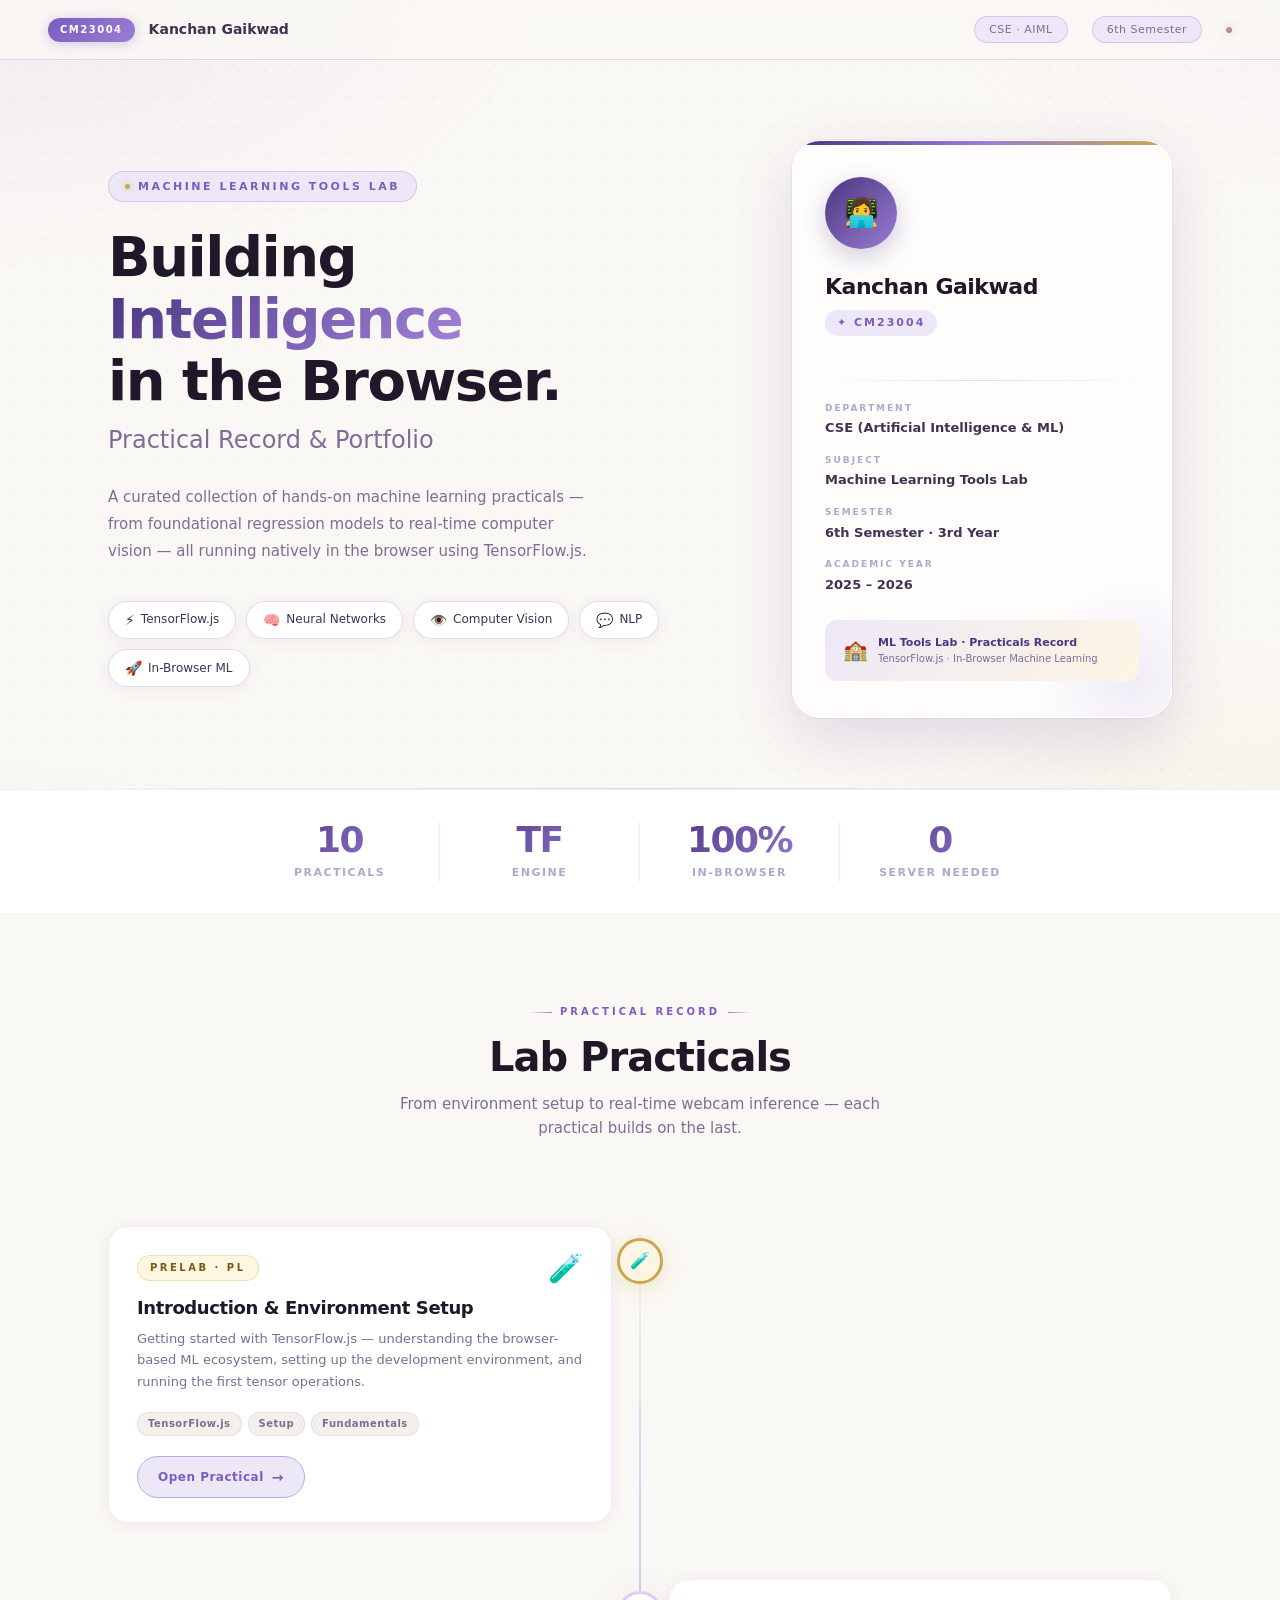
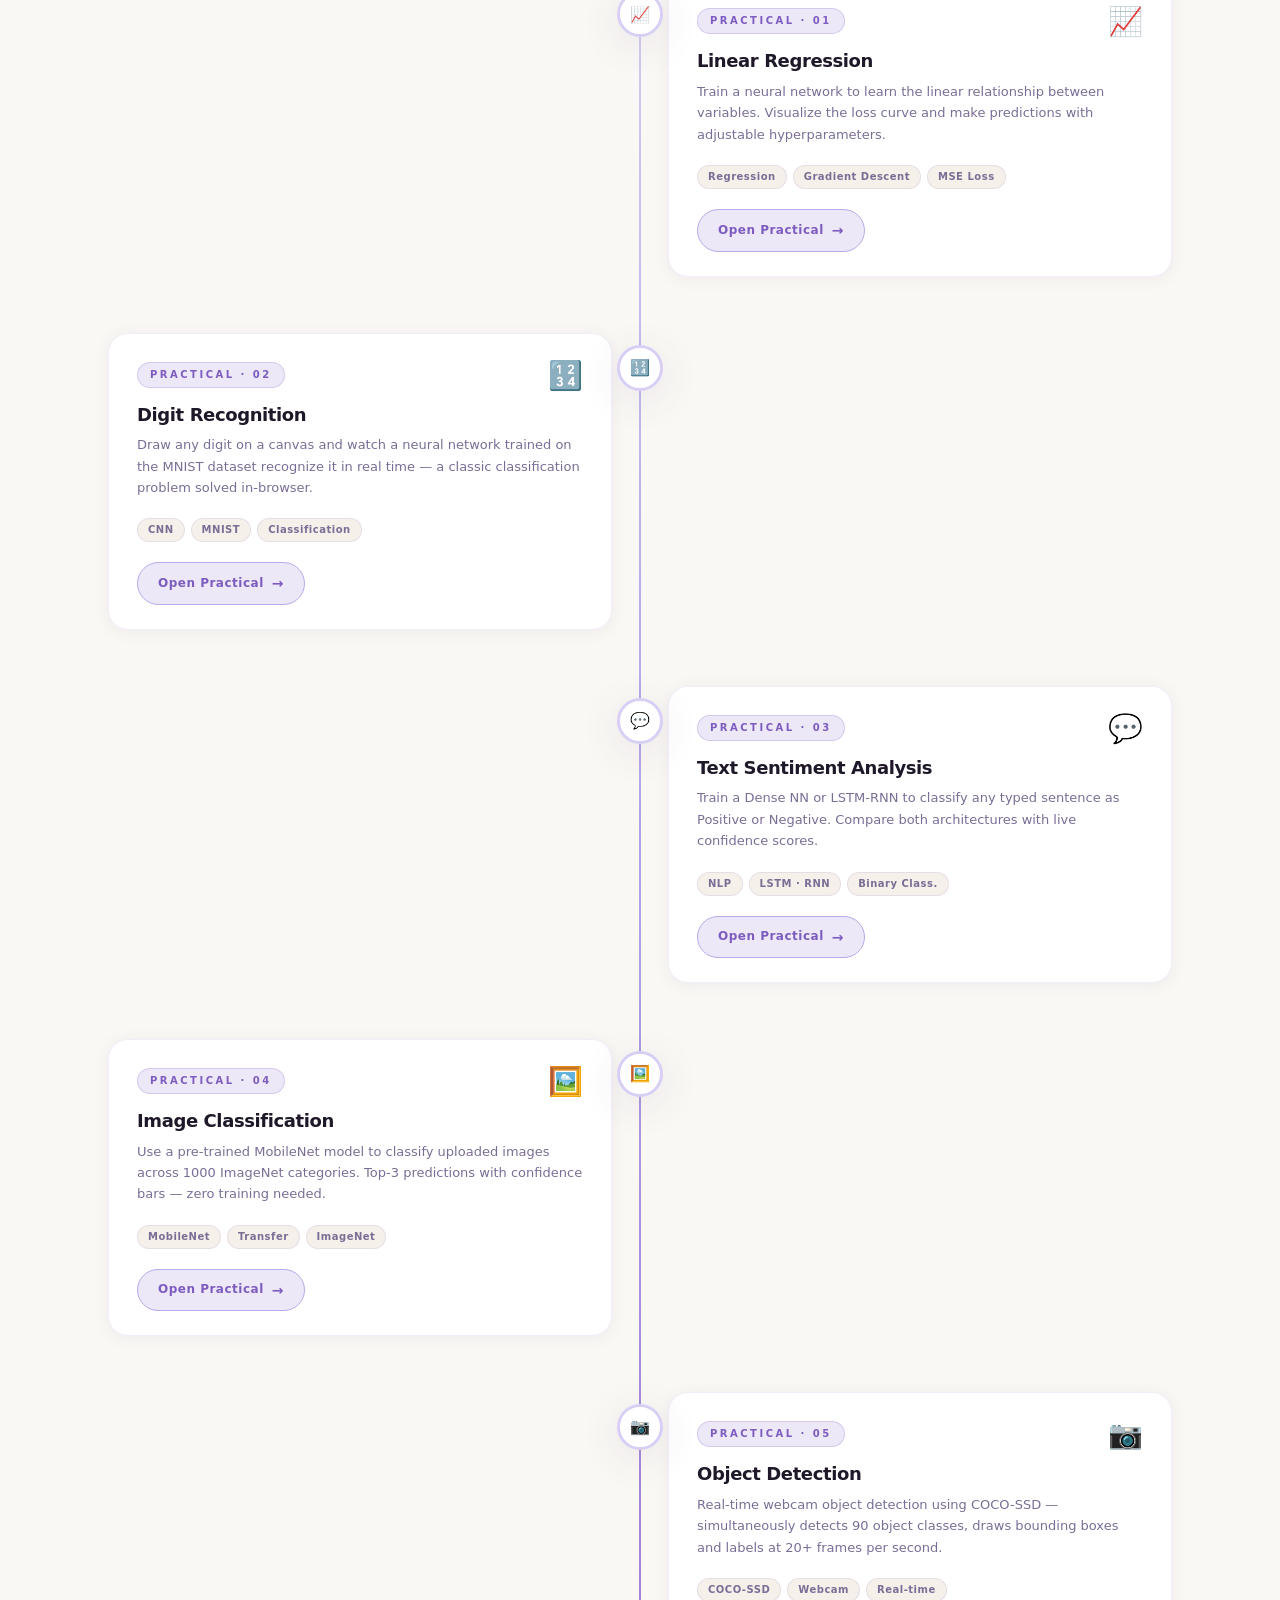
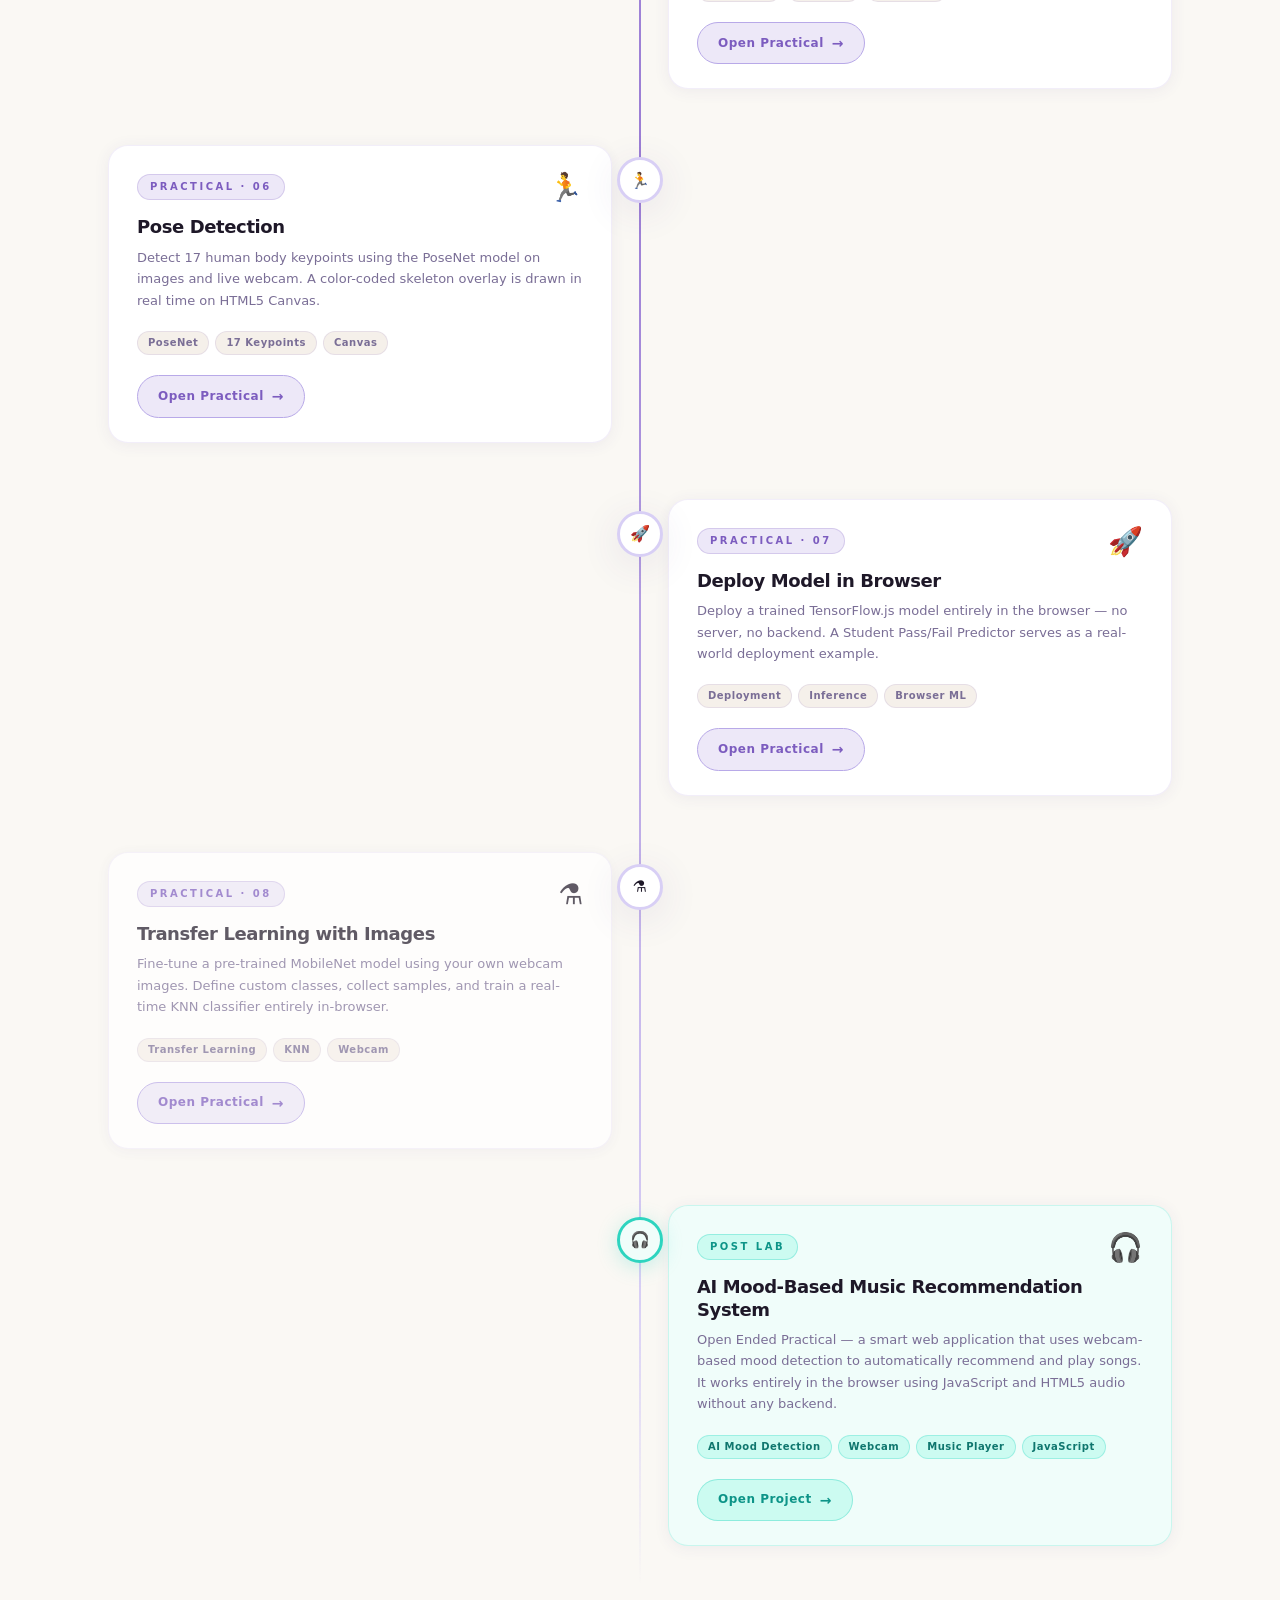
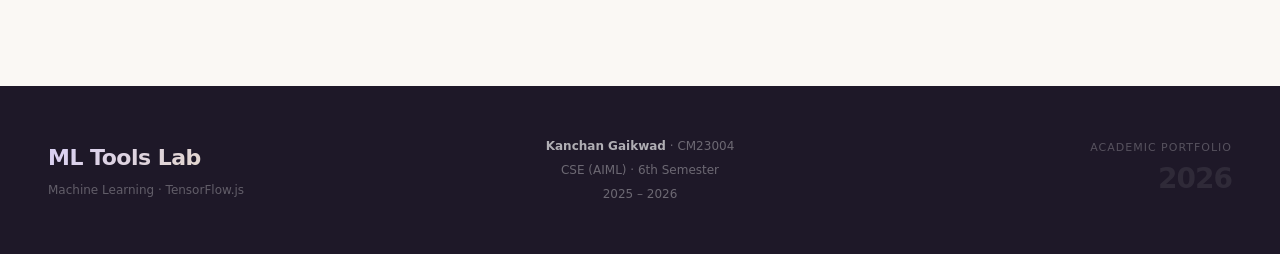
<file: index.html>
<!DOCTYPE html>
<html lang="en">

<head>
  <meta charset="UTF-8" />
  <meta name="viewport" content="width=device-width, initial-scale=1.0" />
  <title>ML Tools Lab — Kanchan Gaikwad</title>
  <style>
    *,
    *::before,
    *::after {
      box-sizing: border-box;
      margin: 0;
      padding: 0;
    }

    html {
      scroll-behavior: smooth;
    }

    :root {
      --cream: #faf8f4;
      --paper: #f5f0ea;
      --white: #ffffff;
      --lavender: #ede8f8;
      --lavender2: #d8cff5;
      --lavender3: #b8a9e8;
      --purple: #7c5cbf;
      --purple2: #9b7dd4;
      --purple-deep: #4a3580;
      --gold: #c9a84c;
      --gold-light: #f0dfa0;
      --gold-pale: #fdf6e3;
      --ink: #1e1828;
      --ink2: #3d3452;
      --ink3: #7a6e96;
      --ink4: #b0a8c8;
      --border: rgba(124, 92, 191, 0.12);
      --border2: rgba(124, 92, 191, 0.22);
      --shadow-sm: 0 2px 16px rgba(74, 53, 128, 0.07);
      --shadow-md: 0 8px 40px rgba(74, 53, 128, 0.11);
      --shadow-lg: 0 20px 60px rgba(74, 53, 128, 0.16);
      --radius: 20px;
    }

    body {
      background: var(--cream);
      color: var(--ink);
      font-family: -apple-system, BlinkMacSystemFont, 'Segoe UI', system-ui, sans-serif;
      min-height: 100vh;
      line-height: 1.6;
      overflow-x: hidden;
    }

    body::before {
      content: '';
      position: fixed;
      inset: 0;
      z-index: 0;
      pointer-events: none;
      background:
        radial-gradient(ellipse 70% 50% at 0% 0%, rgba(180, 160, 230, 0.13) 0%, transparent 60%),
        radial-gradient(ellipse 60% 50% at 100% 100%, rgba(201, 168, 76, 0.08) 0%, transparent 60%),
        radial-gradient(ellipse 50% 40% at 100% 0%, rgba(220, 200, 250, 0.10) 0%, transparent 55%),
        radial-gradient(ellipse 40% 30% at 0% 100%, rgba(196, 216, 200, 0.10) 0%, transparent 55%);
    }

    body::after {
      content: '';
      position: fixed;
      inset: 0;
      z-index: 0;
      pointer-events: none;
      background-image: radial-gradient(circle, rgba(124, 92, 191, 0.07) 1px, transparent 1px);
      background-size: 28px 28px;
    }

    .page {
      position: relative;
      z-index: 1;
    }

    @keyframes fadeUp {
      from {
        opacity: 0;
        transform: translateY(24px);
      }

      to {
        opacity: 1;
        transform: translateY(0);
      }
    }

    @keyframes float {

      0%,
      100% {
        transform: translateY(0px);
      }

      50% {
        transform: translateY(-6px);
      }
    }

    @keyframes shimmer {
      0% {
        background-position: -200% center;
      }

      100% {
        background-position: 200% center;
      }
    }

    /* NAVBAR */
    .navbar {
      position: sticky;
      top: 0;
      z-index: 100;
      background: rgba(250, 248, 244, 0.88);
      backdrop-filter: blur(20px);
      border-bottom: 1px solid var(--border2);
      padding: 0 48px;
      height: 60px;
      display: flex;
      align-items: center;
      justify-content: space-between;
      animation: fadeUp 0.5s ease both;
    }

    .nav-left {
      display: flex;
      align-items: center;
      gap: 14px;
    }

    .nav-badge {
      background: linear-gradient(135deg, var(--purple), var(--purple2));
      color: #fff;
      font-size: 10px;
      font-weight: 700;
      letter-spacing: 1.5px;
      text-transform: uppercase;
      padding: 4px 12px;
      border-radius: 20px;
      box-shadow: 0 2px 12px rgba(124, 92, 191, 0.3);
    }

    .nav-name {
      font-size: 14px;
      font-weight: 600;
      color: var(--ink2);
    }

    .nav-right {
      display: flex;
      align-items: center;
      gap: 24px;
    }

    .nav-tag {
      font-size: 11px;
      color: var(--ink3);
      letter-spacing: 0.5px;
      padding: 4px 14px;
      background: var(--lavender);
      border-radius: 20px;
      border: 1px solid var(--border2);
    }

    .nav-dot {
      width: 6px;
      height: 6px;
      border-radius: 50%;
      background: linear-gradient(135deg, var(--gold), var(--purple2));
      box-shadow: 0 0 8px rgba(201, 168, 76, 0.5);
    }

    /* HERO */
    .hero {
      padding: 80px 48px 70px;
      display: grid;
      grid-template-columns: 1fr 380px;
      gap: 60px;
      align-items: center;
      max-width: 1160px;
      margin: 0 auto;
      animation: fadeUp 0.7s 0.1s ease both;
    }

    .hero-eyebrow {
      display: inline-flex;
      align-items: center;
      gap: 8px;
      font-size: 11px;
      font-weight: 600;
      letter-spacing: 2.5px;
      text-transform: uppercase;
      color: var(--purple);
      background: var(--lavender);
      border: 1px solid var(--border2);
      border-radius: 20px;
      padding: 6px 16px;
      margin-bottom: 24px;
    }

    .hero-eyebrow .dot {
      width: 5px;
      height: 5px;
      border-radius: 50%;
      background: var(--gold);
      box-shadow: 0 0 6px rgba(201, 168, 76, 0.6);
    }

    .hero-heading {
      font-size: clamp(32px, 4.5vw, 56px);
      font-weight: 800;
      line-height: 1.1;
      letter-spacing: -1.5px;
      color: var(--ink);
      margin-bottom: 10px;
    }

    .hero-heading .grad {
      background: linear-gradient(135deg, var(--purple-deep) 0%, var(--purple2) 50%, var(--gold) 100%);
      -webkit-background-clip: text;
      -webkit-text-fill-color: transparent;
      background-clip: text;
      background-size: 200% auto;
      animation: shimmer 4s linear infinite;
    }

    .hero-sub-heading {
      font-size: clamp(18px, 2vw, 24px);
      font-weight: 300;
      color: var(--ink3);
      margin-bottom: 24px;
    }

    .hero-desc {
      font-size: 15px;
      color: var(--ink3);
      line-height: 1.8;
      max-width: 480px;
      margin-bottom: 36px;
    }

    .hero-chips {
      display: flex;
      flex-wrap: wrap;
      gap: 10px;
    }

    .chip {
      display: inline-flex;
      align-items: center;
      gap: 6px;
      font-size: 12px;
      font-weight: 500;
      padding: 7px 16px;
      border-radius: 20px;
      border: 1px solid var(--border2);
      background: var(--white);
      color: var(--ink2);
      box-shadow: var(--shadow-sm);
      transition: all 0.25s ease;
    }

    .chip:hover {
      background: var(--lavender);
      border-color: var(--lavender3);
      transform: translateY(-2px);
    }

    .chip-icon {
      font-size: 14px;
    }

    /* PROFILE CARD */
    .profile-card {
      background: rgba(255, 255, 255, 0.72);
      backdrop-filter: blur(24px);
      border: 1px solid rgba(255, 255, 255, 0.9);
      border-radius: 28px;
      padding: 36px 32px;
      box-shadow: var(--shadow-lg), 0 0 0 1px rgba(124, 92, 191, 0.08);
      position: relative;
      overflow: hidden;
      animation: float 6s ease-in-out infinite;
    }

    .profile-card::before {
      content: '';
      position: absolute;
      top: 0;
      left: 0;
      right: 0;
      height: 4px;
      background: linear-gradient(90deg, var(--purple-deep), var(--purple2), var(--gold));
      border-radius: 28px 28px 0 0;
    }

    .profile-card::after {
      content: '';
      position: absolute;
      bottom: -60px;
      right: -60px;
      width: 200px;
      height: 200px;
      border-radius: 50%;
      background: radial-gradient(circle, rgba(180, 160, 230, 0.18) 0%, transparent 70%);
      pointer-events: none;
    }

    .card-avatar {
      width: 72px;
      height: 72px;
      border-radius: 50%;
      background: linear-gradient(135deg, var(--purple-deep), var(--purple2));
      display: flex;
      align-items: center;
      justify-content: center;
      font-size: 28px;
      margin-bottom: 20px;
      box-shadow: 0 8px 24px rgba(74, 53, 128, 0.25);
      position: relative;
      z-index: 1;
    }

    .card-name {
      font-size: 22px;
      font-weight: 800;
      color: var(--ink);
      letter-spacing: -0.5px;
      margin-bottom: 4px;
      position: relative;
      z-index: 1;
    }

    .card-roll {
      display: inline-flex;
      align-items: center;
      gap: 6px;
      font-size: 11px;
      font-weight: 700;
      letter-spacing: 2px;
      text-transform: uppercase;
      color: var(--purple);
      background: var(--lavender);
      padding: 4px 12px;
      border-radius: 20px;
      margin-bottom: 24px;
      position: relative;
      z-index: 1;
    }

    .card-divider {
      height: 1px;
      background: linear-gradient(90deg, transparent, var(--border2), transparent);
      margin: 20px 0;
    }

    .card-fields {
      display: flex;
      flex-direction: column;
      gap: 14px;
      position: relative;
      z-index: 1;
    }

    .field-label {
      font-size: 9px;
      font-weight: 700;
      letter-spacing: 2px;
      text-transform: uppercase;
      color: var(--ink4);
      margin-bottom: 3px;
    }

    .field-val {
      font-size: 13px;
      font-weight: 600;
      color: var(--ink2);
    }

    .card-footer {
      margin-top: 24px;
      padding: 14px 18px;
      background: linear-gradient(135deg, var(--lavender), var(--gold-pale));
      border-radius: 12px;
      display: flex;
      align-items: center;
      gap: 10px;
      position: relative;
      z-index: 1;
    }

    .card-footer-icon {
      font-size: 20px;
    }

    .cft-title {
      font-size: 11px;
      font-weight: 700;
      color: var(--purple-deep);
    }

    .cft-sub {
      font-size: 10px;
      color: var(--ink3);
    }

    /* STATS */
    .divider {
      height: 1px;
      background: linear-gradient(90deg, transparent, var(--border2), transparent);
      margin: 0 48px;
    }

    .stats-strip {
      background: var(--white);
      border-top: 1px solid var(--border);
      border-bottom: 1px solid var(--border);
      padding: 32px 48px;
      display: flex;
      justify-content: center;
      margin-bottom: 80px;
      animation: fadeUp 0.6s 0.3s ease both;
    }

    .stat {
      flex: 1;
      max-width: 200px;
      text-align: center;
      padding: 0 28px;
      border-right: 1px solid var(--border);
    }

    .stat:last-child {
      border-right: none;
    }

    .stat-val {
      font-size: 36px;
      font-weight: 900;
      letter-spacing: -1.5px;
      background: linear-gradient(135deg, var(--purple-deep), var(--purple2));
      -webkit-background-clip: text;
      -webkit-text-fill-color: transparent;
      background-clip: text;
      line-height: 1;
      margin-bottom: 6px;
    }

    .stat-lbl {
      font-size: 11px;
      font-weight: 600;
      letter-spacing: 1.5px;
      text-transform: uppercase;
      color: var(--ink4);
    }

    /* SECTION */
    .section-wrap {
      max-width: 1160px;
      margin: 0 auto;
      padding: 0 48px 100px;
    }

    .section-head {
      text-align: center;
      margin-bottom: 70px;
      animation: fadeUp 0.6s 0.2s ease both;
    }

    .section-kicker {
      display: inline-flex;
      align-items: center;
      gap: 8px;
      font-size: 10px;
      font-weight: 700;
      letter-spacing: 3px;
      text-transform: uppercase;
      color: var(--purple);
      margin-bottom: 14px;
    }

    .section-kicker::before,
    .section-kicker::after {
      content: '';
      display: inline-block;
      width: 24px;
      height: 1px;
      background: linear-gradient(90deg, transparent, var(--purple2));
    }

    .section-kicker::after {
      background: linear-gradient(90deg, var(--purple2), transparent);
    }

    .section-title {
      font-size: clamp(26px, 3.5vw, 40px);
      font-weight: 800;
      letter-spacing: -1px;
      color: var(--ink);
      line-height: 1.15;
      margin-bottom: 12px;
    }

    .section-desc {
      font-size: 15px;
      color: var(--ink3);
      max-width: 500px;
      margin: 0 auto;
    }

    /* TIMELINE */
    .timeline {
      position: relative;
      display: flex;
      flex-direction: column;
    }

    .timeline::before {
      content: '';
      position: absolute;
      left: 50%;
      top: 0;
      bottom: 0;
      width: 2px;
      background: linear-gradient(180deg, transparent 0%, var(--lavender2) 8%, var(--lavender3) 30%, var(--purple2) 60%, var(--lavender2) 92%, transparent 100%);
      transform: translateX(-50%);
    }

    .t-item {
      display: grid;
      grid-template-columns: 1fr 56px 1fr;
      align-items: start;
      min-height: 160px;
      padding-bottom: 24px;
      animation: fadeUp 0.6s ease both;
    }

    .t-item:nth-child(even) .t-card {
      grid-column: 3;
      grid-row: 1;
    }

    .t-item:nth-child(even) .t-center {
      grid-column: 2;
      grid-row: 1;
    }

    .t-item:nth-child(even) .t-spacer {
      grid-column: 1;
      grid-row: 1;
    }

    .t-item:nth-child(odd) .t-card {
      grid-column: 1;
      grid-row: 1;
    }

    .t-item:nth-child(odd) .t-center {
      grid-column: 2;
      grid-row: 1;
    }

    .t-item:nth-child(odd) .t-spacer {
      grid-column: 3;
      grid-row: 1;
    }

    .t-center {
      display: flex;
      flex-direction: column;
      align-items: center;
      position: relative;
      padding-top: 28px;
    }

    .t-node {
      width: 46px;
      height: 46px;
      border-radius: 50%;
      background: var(--white);
      border: 3px solid var(--lavender2);
      display: flex;
      align-items: center;
      justify-content: center;
      font-size: 16px;
      position: relative;
      z-index: 2;
      box-shadow: var(--shadow-md);
      flex-shrink: 0;
    }

    .t-item.prelab .t-node {
      border-color: var(--gold);
      background: var(--gold-pale);
      box-shadow: 0 4px 20px rgba(201, 168, 76, 0.25);
    }

    .t-item.postlab .t-node {
      border-color: #2dd4bf;
      background: #f0fdfa;
      box-shadow: 0 4px 20px rgba(45, 212, 191, 0.25);
    }

    .t-card {
      background: var(--white);
      border: 1px solid rgba(124, 92, 191, 0.10);
      border-radius: var(--radius);
      padding: 28px 28px 24px;
      box-shadow: var(--shadow-sm);
      text-decoration: none;
      color: inherit;
      display: block;
      position: relative;
      overflow: hidden;
      margin: 16px 0;
      transition: transform 0.3s cubic-bezier(0.34, 1.56, 0.64, 1), box-shadow 0.3s ease, border-color 0.3s ease;
    }

    .t-item:nth-child(odd) .t-card::after,
    .t-item:nth-child(even) .t-card::after {
      content: '';
      position: absolute;
      top: 50px;
      width: 36px;
      height: 1px;
      background: linear-gradient(90deg, var(--lavender2), transparent);
    }

    .t-item:nth-child(odd) .t-card::after {
      right: -36px;
    }

    .t-item:nth-child(even) .t-card::after {
      left: -36px;
      background: linear-gradient(270deg, var(--lavender2), transparent);
    }

    .t-card::before {
      content: '';
      position: absolute;
      top: 0;
      left: 0;
      right: 0;
      height: 3px;
      background: linear-gradient(90deg, var(--card-c1, var(--purple-deep)), var(--card-c2, var(--purple2)));
      border-radius: var(--radius) var(--radius) 0 0;
      opacity: 0;
      transition: opacity 0.3s;
    }

    .t-card:hover {
      transform: translateY(-6px) scale(1.01);
      box-shadow: var(--shadow-lg);
      border-color: var(--border2);
    }

    .t-card:hover::before {
      opacity: 1;
    }

    .t-card:hover .t-btn {
      background: var(--purple);
      color: #fff;
      box-shadow: 0 4px 16px rgba(124, 92, 191, 0.35);
    }

    .t-card:hover .t-btn-arrow {
      transform: translateX(4px);
    }

    .t-item:nth-child(1) .t-card {
      --card-c1: #c9a84c;
      --card-c2: #e8d080;
    }

    .t-item:nth-child(2) .t-card {
      --card-c1: #7c5cbf;
      --card-c2: #9b7dd4;
    }

    .t-item:nth-child(3) .t-card {
      --card-c1: #3a7bd5;
      --card-c2: #7aabf0;
    }

    .t-item:nth-child(4) .t-card {
      --card-c1: #d45bbf;
      --card-c2: #f07ae8;
    }

    .t-item:nth-child(5) .t-card {
      --card-c1: #4a9d6f;
      --card-c2: #72c494;
    }

    .t-item:nth-child(6) .t-card {
      --card-c1: #d4753a;
      --card-c2: #f0a060;
    }

    .t-item:nth-child(7) .t-card {
      --card-c1: #5b6abf;
      --card-c2: #8090e0;
    }

    .t-item:nth-child(8) .t-card {
      --card-c1: #7abf5b;
      --card-c2: #a0e080;
    }

    .t-item:nth-child(9) .t-card {
      --card-c1: #bfb05b;
      --card-c2: #e0d080;
    }

    /* Post lab: teal theme, same size as others */
    .t-item.postlab .t-card {
      background: #f0fdfa;
      border-color: rgba(45, 212, 191, 0.2);
      --card-c1: #0d9488;
      --card-c2: #2dd4bf;
    }

    .t-item.postlab .t-card:hover {
      border-color: rgba(45, 212, 191, 0.45);
    }

    .t-item.postlab .t-card:hover .t-btn {
      background: #0d9488;
      color: #fff;
      box-shadow: 0 4px 16px rgba(13, 148, 136, 0.35);
    }

    .t-card-head {
      display: flex;
      align-items: flex-start;
      justify-content: space-between;
      margin-bottom: 14px;
    }

    .t-num {
      font-size: 10px;
      font-weight: 800;
      letter-spacing: 2.5px;
      text-transform: uppercase;
      color: var(--purple);
      background: var(--lavender);
      padding: 4px 12px;
      border-radius: 20px;
      border: 1px solid var(--border2);
      white-space: nowrap;
    }

    .t-item.prelab .t-num {
      color: #7a5c10;
      background: var(--gold-pale);
      border-color: rgba(201, 168, 76, 0.3);
    }

    .t-item.postlab .t-num {
      color: #0d9488;
      background: #ccfbf1;
      border-color: rgba(45, 212, 191, 0.35);
    }

    .t-emoji {
      font-size: 28px;
      line-height: 1;
    }

    .t-title {
      font-size: 18px;
      font-weight: 800;
      color: var(--ink);
      letter-spacing: -0.4px;
      line-height: 1.25;
      margin-bottom: 8px;
    }

    .t-desc {
      font-size: 13px;
      color: var(--ink3);
      line-height: 1.65;
      margin-bottom: 20px;
    }

    .t-tags {
      display: flex;
      flex-wrap: wrap;
      gap: 6px;
      margin-bottom: 20px;
    }

    .t-tag {
      font-size: 10px;
      font-weight: 600;
      letter-spacing: 0.5px;
      padding: 3px 10px;
      border-radius: 20px;
      background: var(--paper);
      border: 1px solid var(--border);
      color: var(--ink3);
    }

    .t-item.postlab .t-tag {
      background: #ccfbf1;
      border-color: rgba(45, 212, 191, 0.3);
      color: #0f766e;
    }

    .t-btn {
      display: inline-flex;
      align-items: center;
      gap: 8px;
      font-size: 12px;
      font-weight: 700;
      letter-spacing: 0.5px;
      padding: 9px 20px;
      border-radius: 40px;
      background: var(--lavender);
      border: 1.5px solid var(--lavender3);
      color: var(--purple);
      text-decoration: none;
      transition: all 0.25s ease;
      width: fit-content;
    }

    .t-item.postlab .t-btn {
      background: #ccfbf1;
      border-color: rgba(45, 212, 191, 0.4);
      color: #0d9488;
    }

    .t-btn-arrow {
      transition: transform 0.2s ease;
      font-size: 14px;
    }


    /* FOOTER */
    .footer {
      background: var(--ink);
      color: rgba(255, 255, 255, 0.55);
      padding: 48px;
      display: grid;
      grid-template-columns: 1fr 1fr 1fr;
      gap: 40px;
      align-items: center;
    }

    .footer-brand {
      font-size: 22px;
      font-weight: 800;
      letter-spacing: -0.5px;
      background: linear-gradient(135deg, var(--lavender2), var(--gold-light));
      -webkit-background-clip: text;
      -webkit-text-fill-color: transparent;
      background-clip: text;
      margin-bottom: 6px;
    }

    .footer-sub {
      font-size: 12px;
      color: rgba(255, 255, 255, 0.3);
    }

    .footer-mid {
      text-align: center;
    }

    .footer-mid-text {
      font-size: 12px;
      line-height: 2;
      color: rgba(255, 255, 255, 0.35);
    }

    .footer-mid-text b {
      color: rgba(255, 255, 255, 0.65);
    }

    .footer-right {
      text-align: right;
    }

    .footer-made {
      font-size: 11px;
      color: rgba(255, 255, 255, 0.25);
      letter-spacing: 1px;
      text-transform: uppercase;
    }

    .footer-year {
      font-size: 28px;
      font-weight: 800;
      color: rgba(255, 255, 255, 0.08);
      letter-spacing: -1px;
    }

    /* RESPONSIVE */
    @media (max-width: 900px) {
      .hero {
        grid-template-columns: 1fr;
        gap: 40px;
        padding: 48px 24px 40px;
      }

      .profile-card {
        animation: none;
      }

      .section-wrap {
        padding: 0 24px 80px;
      }

      .timeline::before {
        left: 24px;
        transform: none;
      }

      .t-item {
        grid-template-columns: 48px 1fr !important;
        padding-bottom: 16px;
      }

      .t-item:nth-child(odd) .t-card,
      .t-item:nth-child(even) .t-card {
        grid-column: 2 !important;
        grid-row: 1 !important;
      }

      .t-item:nth-child(odd) .t-center,
      .t-item:nth-child(even) .t-center {
        grid-column: 1 !important;
        grid-row: 1 !important;
      }

      .t-item:nth-child(odd) .t-spacer,
      .t-item:nth-child(even) .t-spacer {
        display: none !important;
      }

      .t-item:nth-child(odd) .t-card::after,
      .t-item:nth-child(even) .t-card::after {
        display: none;
      }

      .t-card {
        margin: 8px 0 8px 12px;
      }

      .navbar {
        padding: 0 20px;
      }

      .nav-right .nav-tag:first-child {
        display: none;
      }

      .stats-strip {
        padding: 24px;
      }

      .stat {
        padding: 0 16px;
      }

      .stat-val {
        font-size: 28px;
      }

      .footer {
        grid-template-columns: 1fr;
        gap: 20px;
        padding: 32px 24px;
      }

      .footer-mid,
      .footer-right {
        text-align: left;
      }
    }

    @media (max-width: 540px) {
      .hero-heading {
        font-size: 28px;
      }

      .nav-name {
        display: none;
      }

      .hero-chips,
      .t-tags {
        display: none;
      }

      .t-card {
        padding: 20px;
      }

      .t-title {
        font-size: 16px;
      }
    }
  </style>
</head>

<body>
  <div class="page">

    <nav class="navbar">
      <div class="nav-left">
        <span class="nav-badge">CM23004</span>
        <span class="nav-name">Kanchan Gaikwad</span>
      </div>
      <div class="nav-right">
        <span class="nav-tag">CSE · AIML</span>
        <span class="nav-tag">6th Semester</span>
        <div class="nav-dot"></div>
      </div>
    </nav>

    <section class="hero">
      <div class="hero-text">
        <div class="hero-eyebrow"><span class="dot"></span> Machine Learning Tools Lab</div>
        <h1 class="hero-heading">Building<br /><span class="grad">Intelligence</span><br />in the Browser.</h1>
        <p class="hero-sub-heading">Practical Record &amp; Portfolio</p>
        <p class="hero-desc">A curated collection of hands-on machine learning practicals — from foundational regression
          models to real-time computer vision — all running natively in the browser using TensorFlow.js.</p>
        <div class="hero-chips">
          <span class="chip"><span class="chip-icon">⚡</span> TensorFlow.js</span>
          <span class="chip"><span class="chip-icon">🧠</span> Neural Networks</span>
          <span class="chip"><span class="chip-icon">👁️</span> Computer Vision</span>
          <span class="chip"><span class="chip-icon">💬</span> NLP</span>
          <span class="chip"><span class="chip-icon">🚀</span> In-Browser ML</span>
        </div>
      </div>
      <div class="profile-card">
        <div class="card-avatar">👩‍💻</div>
        <div class="card-name">Kanchan Gaikwad</div>
        <div class="card-roll">✦ CM23004</div>
        <div class="card-divider"></div>
        <div class="card-fields">
          <div class="card-field">
            <div class="field-label">Department</div>
            <div class="field-val">CSE (Artificial Intelligence &amp; ML)</div>
          </div>
          <div class="card-field">
            <div class="field-label">Subject</div>
            <div class="field-val">Machine Learning Tools Lab</div>
          </div>
          <div class="card-field">
            <div class="field-label">Semester</div>
            <div class="field-val">6th Semester · 3rd Year</div>
          </div>
          <div class="card-field">
            <div class="field-label">Academic Year</div>
            <div class="field-val">2025 – 2026</div>
          </div>
        </div>
        <div class="card-footer">
          <div class="card-footer-icon">🏫</div>
          <div>
            <div class="cft-title">ML Tools Lab · Practicals Record</div>
            <div class="cft-sub">TensorFlow.js · In-Browser Machine Learning</div>
          </div>
        </div>
      </div>
    </section>

    <div class="divider"></div>
    <div class="stats-strip">
      <div class="stat">
        <div class="stat-val">10</div>
        <div class="stat-lbl">Practicals</div>
      </div>
      <div class="stat">
        <div class="stat-val">TF</div>
        <div class="stat-lbl">Engine</div>
      </div>
      <div class="stat">
        <div class="stat-val">100%</div>
        <div class="stat-lbl">In-Browser</div>
      </div>
      <div class="stat">
        <div class="stat-val">0</div>
        <div class="stat-lbl">Server Needed</div>
      </div>
    </div>

    <section class="section-wrap">
      <div class="section-head">
        <div class="section-kicker">Practical Record</div>
        <h2 class="section-title">Lab Practicals</h2>
        <p class="section-desc">From environment setup to real-time webcam inference — each practical builds on the
          last.</p>
      </div>

      <div class="timeline">

        <!-- PL -->
        <div class="t-item prelab" style="animation-delay:0.05s;">
          <a href="HelloTensorFlowJS/index.html" class="t-card">
            <div class="t-card-head"><span class="t-num">Prelab · PL</span><span class="t-emoji">🧪</span></div>
            <div class="t-title">Introduction &amp; Environment Setup</div>
            <div class="t-desc">Getting started with TensorFlow.js — understanding the browser-based ML ecosystem,
              setting up the development environment, and running the first tensor operations.</div>
            <div class="t-tags"><span class="t-tag">TensorFlow.js</span><span class="t-tag">Setup</span><span
                class="t-tag">Fundamentals</span></div>
            <div class="t-btn">Open Practical <span class="t-btn-arrow">→</span></div>
          </a>
          <div class="t-center">
            <div class="t-node">🧪</div>
          </div>
          <div class="t-spacer"></div>
        </div>

        <!-- PR1 -->
        <div class="t-item" style="animation-delay:0.10s;">
          <div class="t-spacer"></div>
          <div class="t-center">
            <div class="t-node">📈</div>
          </div>
          <a href="LinearRegressionwithSyntheticData/index.html" class="t-card">
            <div class="t-card-head"><span class="t-num">Practical · 01</span><span class="t-emoji">📈</span></div>
            <div class="t-title">Linear Regression</div>
            <div class="t-desc">Train a neural network to learn the linear relationship between variables. Visualize the
              loss curve and make predictions with adjustable hyperparameters.</div>
            <div class="t-tags"><span class="t-tag">Regression</span><span class="t-tag">Gradient Descent</span><span
                class="t-tag">MSE Loss</span></div>
            <div class="t-btn">Open Practical <span class="t-btn-arrow">→</span></div>
          </a>
        </div>

        <!-- PR2 -->
        <div class="t-item" style="animation-delay:0.15s;">
          <a href="Digit%20Recognition%20(MNIST%20Dataset)/index.html" class="t-card">
            <div class="t-card-head"><span class="t-num">Practical · 02</span><span class="t-emoji">🔢</span></div>
            <div class="t-title">Digit Recognition</div>
            <div class="t-desc">Draw any digit on a canvas and watch a neural network trained on the MNIST dataset
              recognize it in real time — a classic classification problem solved in-browser.</div>
            <div class="t-tags"><span class="t-tag">CNN</span><span class="t-tag">MNIST</span><span
                class="t-tag">Classification</span></div>
            <div class="t-btn">Open Practical <span class="t-btn-arrow">→</span></div>
          </a>
          <div class="t-center">
            <div class="t-node">🔢</div>
          </div>
          <div class="t-spacer"></div>
        </div>

        <!-- PR3 -->
        <div class="t-item" style="animation-delay:0.20s;">
          <div class="t-spacer"></div>
          <div class="t-center">
            <div class="t-node">💬</div>
          </div>
          <a href="Text%20Sentiment%20Analysis/index.html" class="t-card">
            <div class="t-card-head"><span class="t-num">Practical · 03</span><span class="t-emoji">💬</span></div>
            <div class="t-title">Text Sentiment Analysis</div>
            <div class="t-desc">Train a Dense NN or LSTM-RNN to classify any typed sentence as Positive or Negative.
              Compare both architectures with live confidence scores.</div>
            <div class="t-tags"><span class="t-tag">NLP</span><span class="t-tag">LSTM · RNN</span><span
                class="t-tag">Binary Class.</span></div>
            <div class="t-btn">Open Practical <span class="t-btn-arrow">→</span></div>
          </a>
        </div>

        <!-- PR4 -->
        <div class="t-item" style="animation-delay:0.25s;">
          <a href="Image%20Classification%20with%20Pre-trained%20MobileNet/index.html" class="t-card">
            <div class="t-card-head"><span class="t-num">Practical · 04</span><span class="t-emoji">🖼️</span></div>
            <div class="t-title">Image Classification</div>
            <div class="t-desc">Use a pre-trained MobileNet model to classify uploaded images across 1000 ImageNet
              categories. Top-3 predictions with confidence bars — zero training needed.</div>
            <div class="t-tags"><span class="t-tag">MobileNet</span><span class="t-tag">Transfer</span><span
                class="t-tag">ImageNet</span></div>
            <div class="t-btn">Open Practical <span class="t-btn-arrow">→</span></div>
          </a>
          <div class="t-center">
            <div class="t-node">🖼️</div>
          </div>
          <div class="t-spacer"></div>
        </div>

        <!-- PR5 -->
        <div class="t-item" style="animation-delay:0.30s;">
          <div class="t-spacer"></div>
          <div class="t-center">
            <div class="t-node">📷</div>
          </div>
          <a href="Webcam-based%20Object%20Detection/index.html" class="t-card">
            <div class="t-card-head"><span class="t-num">Practical · 05</span><span class="t-emoji">📷</span></div>
            <div class="t-title">Object Detection</div>
            <div class="t-desc">Real-time webcam object detection using COCO-SSD — simultaneously detects 90 object
              classes, draws bounding boxes and labels at 20+ frames per second.</div>
            <div class="t-tags"><span class="t-tag">COCO-SSD</span><span class="t-tag">Webcam</span><span
                class="t-tag">Real-time</span></div>
            <div class="t-btn">Open Practical <span class="t-btn-arrow">→</span></div>
          </a>
        </div>

        <!-- PR6 -->
        <div class="t-item" style="animation-delay:0.35s;">
          <a href="pose-detection-posenet/index.html" class="t-card">
            <div class="t-card-head"><span class="t-num">Practical · 06</span><span class="t-emoji">🏃</span></div>
            <div class="t-title">Pose Detection</div>
            <div class="t-desc">Detect 17 human body keypoints using the PoseNet model on images and live webcam. A
              color-coded skeleton overlay is drawn in real time on HTML5 Canvas.</div>
            <div class="t-tags"><span class="t-tag">PoseNet</span><span class="t-tag">17 Keypoints</span><span
                class="t-tag">Canvas</span></div>
            <div class="t-btn">Open Practical <span class="t-btn-arrow">→</span></div>
          </a>
          <div class="t-center">
            <div class="t-node">🏃</div>
          </div>
          <div class="t-spacer"></div>
        </div>

        <!-- PR7 -->
        <div class="t-item" style="animation-delay:0.40s;">
          <div class="t-spacer"></div>
          <div class="t-center">
            <div class="t-node">🚀</div>
          </div>
          <a href="Deploying%20a%20Model%20in%20Browser/index.html" class="t-card">
            <div class="t-card-head"><span class="t-num">Practical · 07</span><span class="t-emoji">🚀</span></div>
            <div class="t-title">Deploy Model in Browser</div>
            <div class="t-desc">Deploy a trained TensorFlow.js model entirely in the browser — no server, no backend. A
              Student Pass/Fail Predictor serves as a real-world deployment example.</div>
            <div class="t-tags"><span class="t-tag">Deployment</span><span class="t-tag">Inference</span><span
                class="t-tag">Browser ML</span></div>
            <div class="t-btn">Open Practical <span class="t-btn-arrow">→</span></div>
          </a>
        </div>

        <!-- PR8 -->
        <div class="t-item" style="animation-delay:0.45s;">
          <a href="Transfer%20Learning%20with%20Images/index.html" class="t-card" style="opacity:0.7;">
            <div class="t-card-head"><span class="t-num">Practical · 08</span><span class="t-emoji">⚗️</span></div>
            <div class="t-title">Transfer Learning with Images</div>
            <div class="t-desc">Fine-tune a pre-trained MobileNet model using your own webcam images. Define custom
              classes, collect samples, and train a real-time KNN classifier entirely in-browser.</div>
            <div class="t-tags"><span class="t-tag">Transfer Learning</span><span class="t-tag">KNN</span><span
                class="t-tag">Webcam</span></div>
            <div class="t-btn">Open Practical <span class="t-btn-arrow">→</span></div>
          </a>
          <div class="t-center">
            <div class="t-node">⚗️</div>
          </div>
          <div class="t-spacer"></div>
        </div>

        <!-- POST LAB -->
        <div class="t-item postlab" style="animation-delay:0.50s;">
          <div class="t-spacer"></div>
          <div class="t-center">
            <div class="t-node">🎧</div>
          </div>

          <a href="Postlab/index.html" class="t-card">
            <div class="t-card-head">
              <span class="t-num">Post Lab</span>
              <span class="t-emoji">🎧</span>
            </div>

            <div class="t-title">AI Mood-Based Music Recommendation System</div>

            <div class="t-desc">
              Open Ended Practical — a smart web application that uses webcam-based mood detection
              to automatically recommend and play songs. It works entirely in the browser using
              JavaScript and HTML5 audio without any backend.
            </div>

            <div class="t-tags">
              <span class="t-tag">AI Mood Detection</span>
              <span class="t-tag">Webcam</span>
              <span class="t-tag">Music Player</span>
              <span class="t-tag">JavaScript</span>
            </div>

            <div class="t-btn">
              Open Project <span class="t-btn-arrow">→</span>
            </div>
          </a>
        </div>

      </div>
    </section>

    <footer class="footer">
      <div>
        <div class="footer-brand">ML Tools Lab</div>
        <div class="footer-sub">Machine Learning · TensorFlow.js</div>
      </div>
      <div class="footer-mid">
        <div class="footer-mid-text"><b>Kanchan Gaikwad</b> · CM23004<br />CSE (AIML) · 6th Semester<br />2025 – 2026
        </div>
      </div>
      <div class="footer-right">
        <div class="footer-made">Academic Portfolio</div>
        <div class="footer-year">2026</div>
      </div>
    </footer>

  </div>
</body>

</html>
</file>
